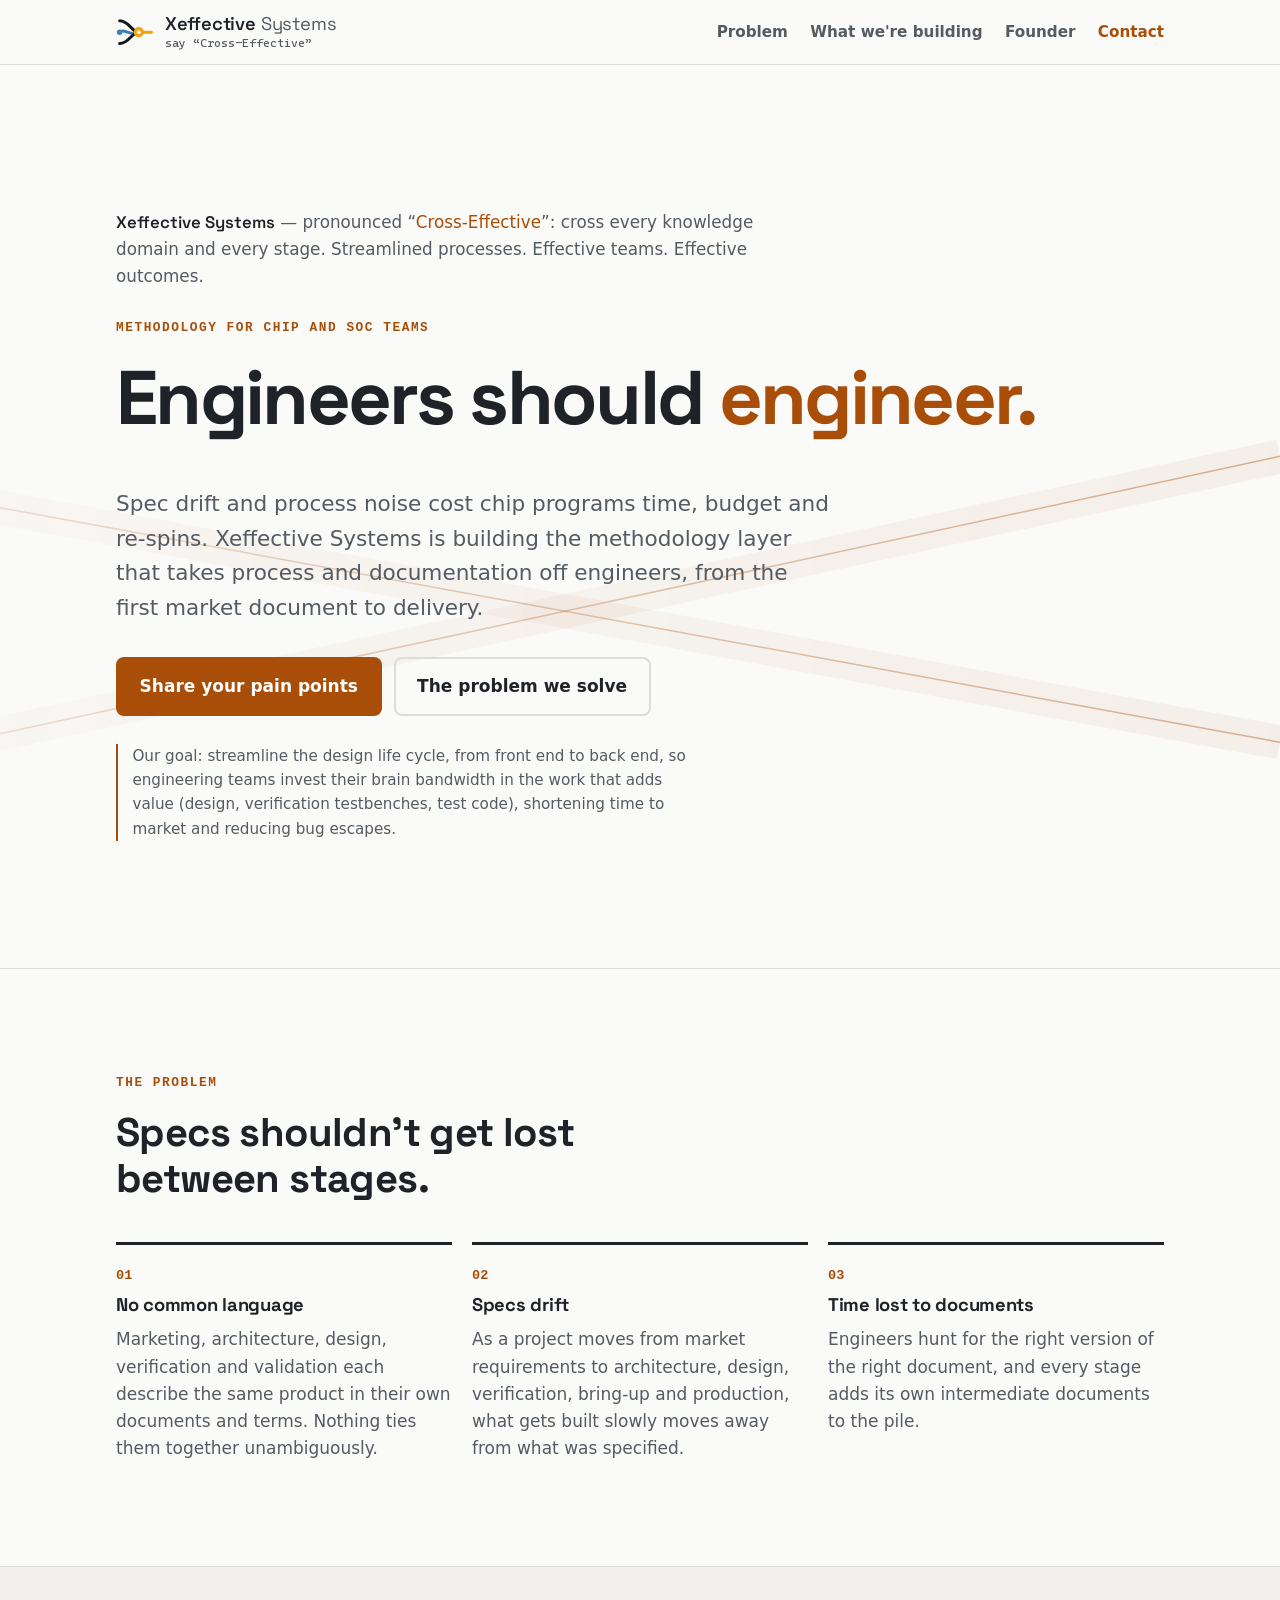
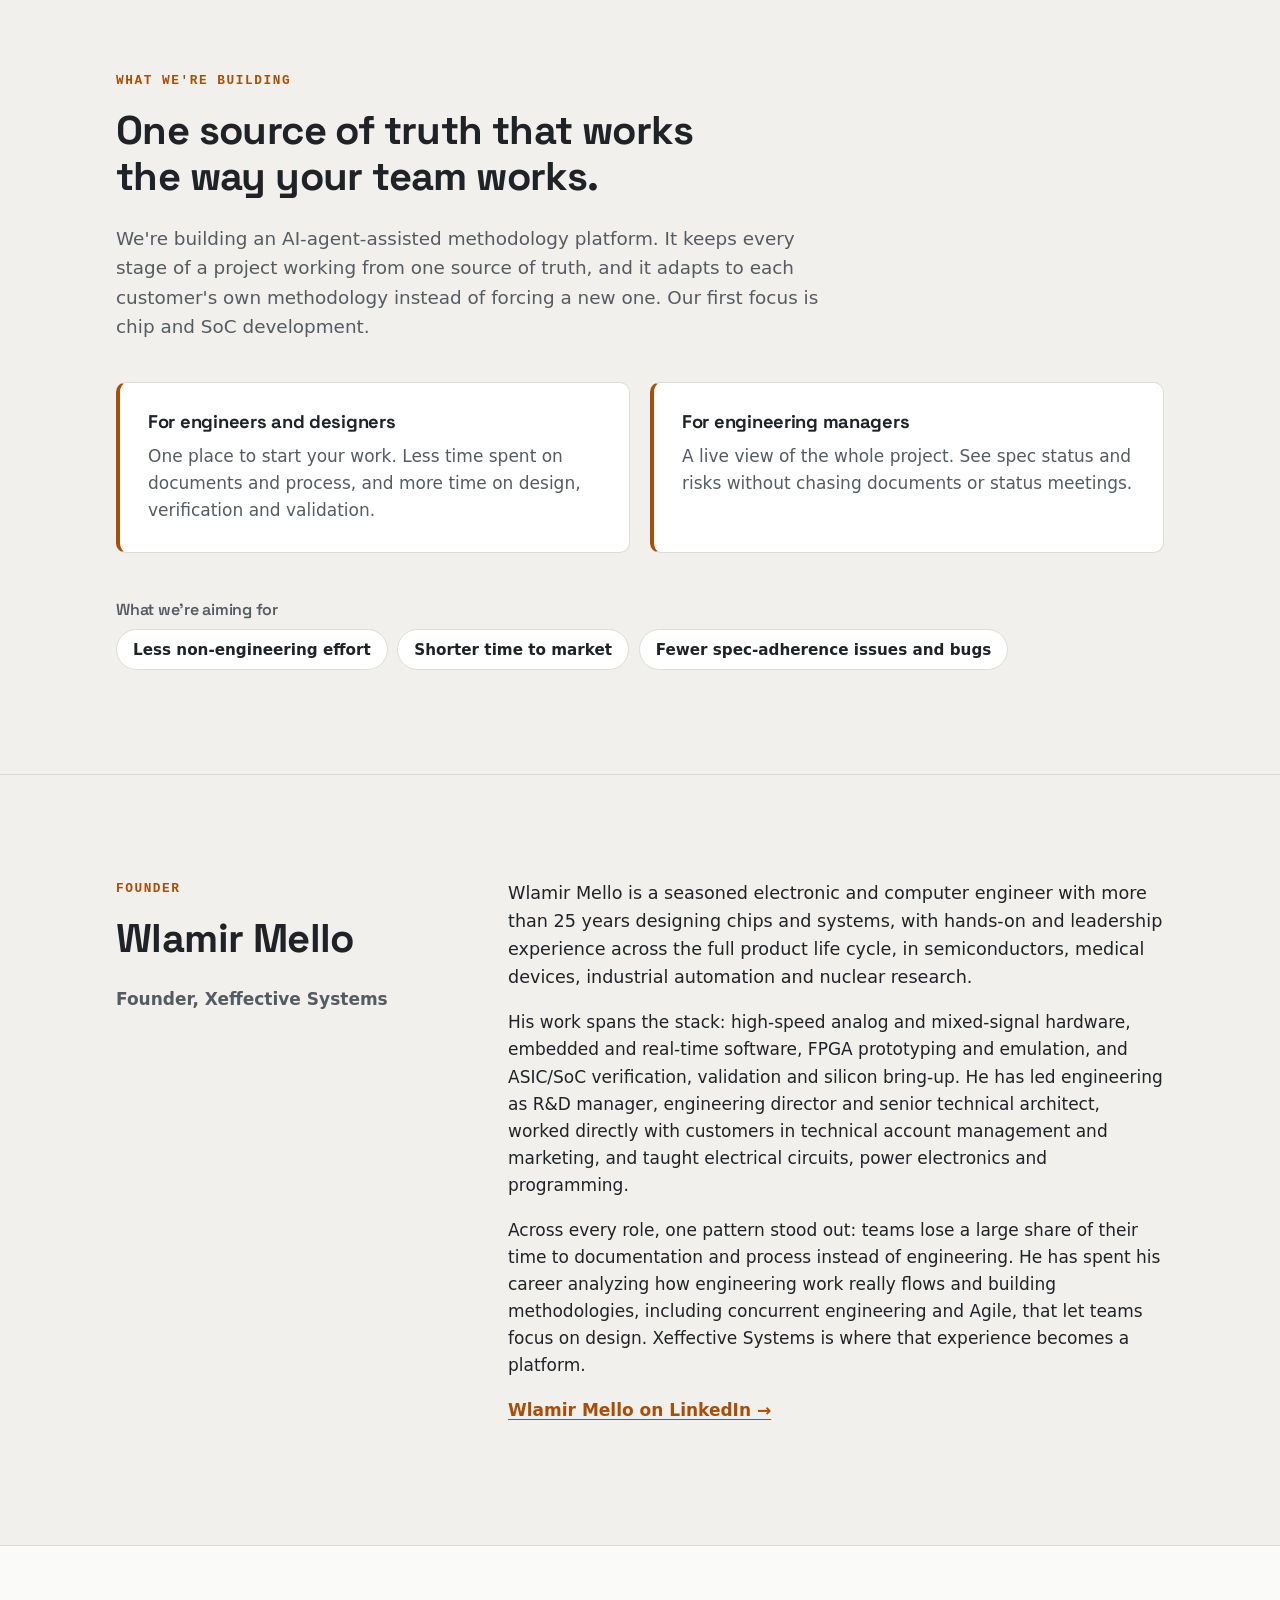
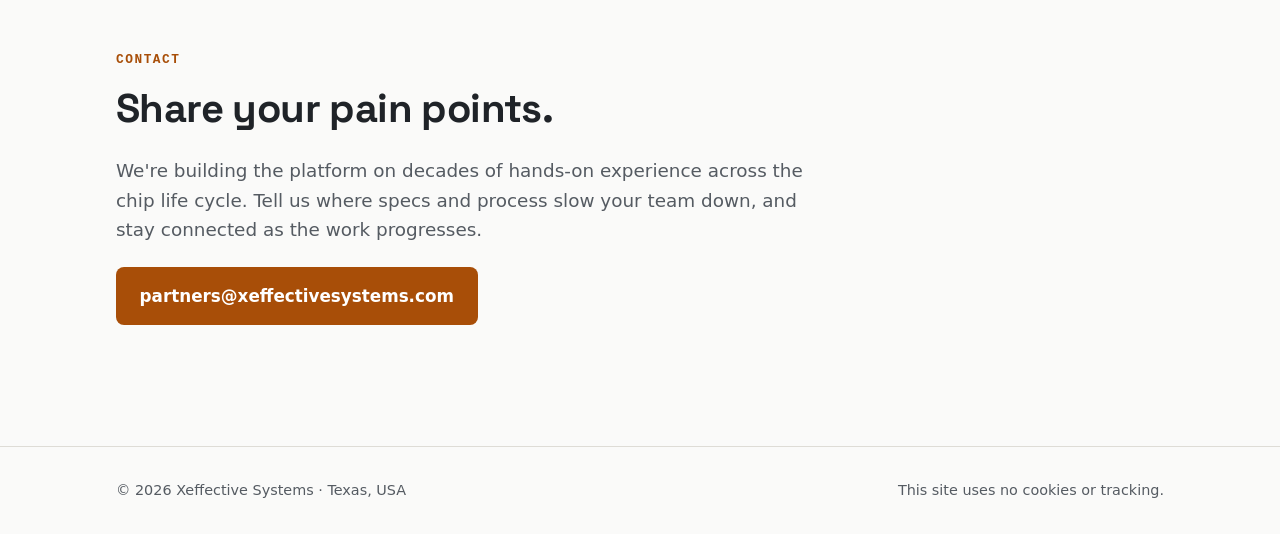
<file: index.html>
<!doctype html>
<html lang="en">
<head>
  <meta charset="utf-8">
  <meta name="viewport" content="width=device-width, initial-scale=1">
  <title>Xeffective Systems | Engineers should engineer</title>
  <meta name="description" content="Xeffective Systems is building an AI-agent-assisted methodology platform that keeps chip and SoC teams working from one source of truth, so engineers can focus on engineering.">
  <link rel="canonical" href="https://xeffectivesystems.com/">
  <meta name="color-scheme" content="light dark">
  <meta name="theme-color" content="#FAFAF9" media="(prefers-color-scheme: light)">
  <meta name="theme-color" content="#14171C" media="(prefers-color-scheme: dark)">

  <meta property="og:type" content="website">
  <meta property="og:site_name" content="Xeffective Systems">
  <meta property="og:title" content="Xeffective Systems | Engineers should engineer">
  <meta property="og:description" content="We're building an AI-agent-assisted methodology platform that takes the process and documentation work off chip and SoC teams.">
  <meta property="og:url" content="https://xeffectivesystems.com/">
  <meta property="og:image" content="https://xeffectivesystems.com/og-image.png">
  <meta property="og:image:width" content="1200">
  <meta property="og:image:height" content="630">
  <meta property="og:image:alt" content="Xeffective Systems, pronounced Cross-Effective: Engineers should engineer.">
  <meta name="twitter:card" content="summary_large_image">

  <link rel="icon" href="/favicon.ico" sizes="32x32">
  <link rel="icon" href="/favicon.svg" type="image/svg+xml">
  <link rel="icon" href="/favicon-32.png" type="image/png" sizes="32x32">
  <link rel="icon" href="/favicon-16.png" type="image/png" sizes="16x16">
  <link rel="apple-touch-icon" href="/apple-touch-icon.png">
  <link rel="preload" href="/fonts/space-grotesk-latin-600.woff2" as="font" type="font/woff2" crossorigin>
  <link rel="stylesheet" href="/styles.css">
</head>
<body id="top">
  <a class="skip" href="#main">Skip to content</a>

  <header class="site-header">
    <div class="wrap header-inner">
      <a class="brand" href="#top" aria-label="Xeffective Systems, home">
        <svg class="logo-symbol" viewBox="0 0 64 64" aria-hidden="true" focusable="false"><path class="ls-main" d="M6 13 C22 13 26 32 38 32"/><path class="ls-blue" d="M5 32 C14 24 24 40 38 32"/><circle class="ls-blue-fill" cx="6" cy="32" r="4.5"/><path class="ls-main" d="M6 51 C22 51 26 32 38 32"/><path class="ls-amber" d="M38 32 H59"/><circle class="ls-amber-fill" cx="38" cy="32" r="8.5"/><circle class="ls-core" cx="38" cy="32" r="3.2"/></svg>
        <span class="wordmark" aria-hidden="true">
          <span class="wm-name"><span class="wm-x">Xeffective</span><span class="wm-sys"> Systems</span></span>
          <span class="wm-say">say &ldquo;Cross-Effective&rdquo;</span>
        </span>
      </a>
      <nav aria-label="Main">
        <ul>
          <li><a href="#problem">Problem</a></li>
          <li><a href="#building">What we're building</a></li>
          <li><a href="#founder">Founder</a></li>
          <li><a href="#contact" class="nav-cta">Contact</a></li>
        </ul>
      </nav>
    </div>
  </header>

  <main id="main">
    <!-- 1. Hero -->
    <section class="hero" aria-labelledby="hero-title">
      <svg class="hero-motif" viewBox="0 0 1200 600" preserveAspectRatio="xMaxYMid slice" aria-hidden="true" focusable="false">
        <defs>
          <linearGradient id="fade" gradientUnits="userSpaceOnUse" x1="0" y1="0" x2="1200" y2="0">
            <stop offset="0" stop-color="currentColor" stop-opacity="0"/>
            <stop offset=".45" stop-color="currentColor" stop-opacity=".55"/>
            <stop offset="1" stop-color="currentColor" stop-opacity=".9"/>
          </linearGradient>
        </defs>
        <path class="band" d="M0 520 1200 260"/>
        <path class="band" d="M0 230 1200 450"/>
        <path class="line" d="M0 520 1200 260"/>
        <path class="line" d="M0 230 1200 450"/>
      </svg>
      <div class="wrap">
        <p class="brand-line"><span class="brand-line-name">Xeffective Systems</span> &mdash; pronounced &ldquo;<span class="accent">Cross-Effective</span>&rdquo;: cross every knowledge domain and every stage. Streamlined processes. Effective teams. Effective outcomes.</p>
        <p class="eyebrow">Methodology for chip and SoC teams</p>
        <h1 id="hero-title">Engineers should <span class="accent">engineer.</span></h1>
        <p class="lede">Spec drift and process noise cost chip programs time, budget and re-spins. Xeffective Systems is building the methodology layer that takes process and documentation off engineers, from the first market document to delivery.</p>
        <p class="hero-actions">
          <a class="btn btn-primary" href="#contact">Share your pain points</a>
          <a class="btn btn-ghost" href="#problem">The problem we solve</a>
        </p>
        <p class="mission">Our goal: streamline the design life cycle, from front end to back end, so engineering teams invest their brain bandwidth in the work that adds value (design, verification testbenches, test code), shortening time to market and reducing bug escapes.</p>
      </div>
    </section>

    <!-- 2. The problem -->
    <section id="problem" class="section" aria-labelledby="problem-title">
      <div class="wrap">
        <p class="eyebrow">The problem</p>
        <h2 id="problem-title">Specs shouldn't get lost between stages.</h2>
        <ol class="points">
          <li>
            <h3>No common language</h3>
            <p>Marketing, architecture, design, verification and validation each describe the same product in their own documents and terms. Nothing ties them together unambiguously.</p>
          </li>
          <li>
            <h3>Specs drift</h3>
            <p>As a project moves from market requirements to architecture, design, verification, bring-up and production, what gets built slowly moves away from what was specified.</p>
          </li>
          <li>
            <h3>Time lost to documents</h3>
            <p>Engineers hunt for the right version of the right document, and every stage adds its own intermediate documents to the pile.</p>
          </li>
        </ol>
      </div>
    </section>

    <!-- 3. What we're building -->
    <section id="building" class="section section-alt" aria-labelledby="building-title">
      <div class="wrap">
        <p class="eyebrow">What we're building</p>
        <h2 id="building-title">One source of truth that works the way your team works.</h2>
        <p class="section-lede">We're building an AI-agent-assisted methodology platform. It keeps every stage of a project working from one source of truth, and it adapts to each customer's own methodology instead of forcing a new one. Our first focus is chip and SoC development.</p>
        <div class="cards">
          <article class="card">
            <h3>For engineers and designers</h3>
            <p>One place to start your work. Less time spent on documents and process, and more time on design, verification and validation.</p>
          </article>
          <article class="card">
            <h3>For engineering managers</h3>
            <p>A live view of the whole project. See spec status and risks without chasing documents or status meetings.</p>
          </article>
        </div>
        <h3 class="outcomes-title">What we're aiming for</h3>
        <ul class="outcomes">
          <li>Less non-engineering effort</li>
          <li>Shorter time to market</li>
          <li>Fewer spec-adherence issues and bugs</li>
        </ul>
      </div>
    </section>

    <!-- 5. Founder -->
    <section id="founder" class="section section-alt" aria-labelledby="founder-title">
      <div class="wrap founder">
        <div>
          <p class="eyebrow">Founder</p>
          <h2 id="founder-title">Wlamir Mello</h2>
          <p class="role">Founder, Xeffective Systems</p>
        </div>
        <div class="bio">
          <p>Wlamir Mello is a seasoned electronic and computer engineer with more than 25 years designing chips and systems, with hands-on and leadership experience across the full product life cycle, in semiconductors, medical devices, industrial automation and nuclear research.</p>
          <p>His work spans the stack: high-speed analog and mixed-signal hardware, embedded and real-time software, FPGA prototyping and emulation, and ASIC/SoC verification, validation and silicon bring-up. He has led engineering as R&amp;D manager, engineering director and senior technical architect, worked directly with customers in technical account management and marketing, and taught electrical circuits, power electronics and programming.</p>
          <p>Across every role, one pattern stood out: teams lose a large share of their time to documentation and process instead of engineering. He has spent his career analyzing how engineering work really flows and building methodologies, including concurrent engineering and Agile, that let teams focus on design. Xeffective Systems is where that experience becomes a platform.</p>
          <p><a class="link-arrow" href="https://www.linkedin.com/in/wlamirmello" rel="noopener">Wlamir Mello on LinkedIn</a></p>
        </div>
      </div>
    </section>

    <!-- 6. Contact -->
    <section id="contact" class="section contact" aria-labelledby="contact-title">
      <div class="wrap">
        <p class="eyebrow">Contact</p>
        <h2 id="contact-title">Share your pain points.</h2>
        <p class="section-lede">We're building the platform on decades of hands-on experience across the chip life cycle. Tell us where specs and process slow your team down, and stay connected as the work progresses.</p>
        <p><a class="btn btn-primary" href="mailto:partners@xeffectivesystems.com">partners@xeffectivesystems.com</a></p>
      </div>
    </section>

  </main>

  <footer class="site-footer">
    <div class="wrap footer-inner">
      <p>&copy; 2026 Xeffective Systems &middot; Texas, USA</p>
      <p>This site uses no cookies or tracking.</p>
    </div>
  </footer>
</body>
</html>
</file>
<file: styles.css>
/* Xeffective Systems — graphite + amber. Colours are tokens; edit here only. */

/* Space Grotesk, self-hosted (SIL OFL 1.1, see /fonts/OFL.txt). Latin subset. */
@font-face { font-family: "Space Grotesk"; font-style: normal; font-weight: 400; font-display: swap; src: url("/fonts/space-grotesk-latin-400.woff2") format("woff2"); }
@font-face { font-family: "Space Grotesk"; font-style: normal; font-weight: 600; font-display: swap; src: url("/fonts/space-grotesk-latin-600.woff2") format("woff2"); }
@font-face { font-family: "Space Grotesk"; font-style: normal; font-weight: 700; font-display: swap; src: url("/fonts/space-grotesk-latin-700.woff2") format("woff2"); }
/* Tag font: Cascadia Mono subset to the characters of say "Cross-Effective" only, renamed per OFL (see /fonts/OFL-CascadiaMono.txt). */
@font-face { font-family: "Xeffective Tag Mono"; font-style: normal; font-weight: 400; font-display: swap; src: url("/fonts/xeffective-tag-mono-400.woff2") format("woff2"); }

:root {
  --bg: #FAFAF9;
  --bg-alt: #F1F0EC;
  --surface: #FFFFFF;
  --text: #1F2328;
  --muted: #555B62;
  --border: #DEDCD6;
  --accent: #A84E08;        /* 5.3:1 on --bg, 4.9:1 on --bg-alt, 5.6:1 white-on (AA) */
  --accent-hover: #92400E;
  --on-accent: #FFFFFF;
  /* Logo symbol, "on light" version */
  --logo-main: #14171C;
  --logo-blue: #3F7FB8;
  --logo-amber: #F2A20C;
  --logo-core: #FFFFFF;
  --focus: #A84E08;

  --brand-font: "Space Grotesk", system-ui, sans-serif;
  --font: system-ui, -apple-system, "Segoe UI", Roboto, "Helvetica Neue", Arial, sans-serif;
  --mono: ui-monospace, "SF Mono", "Cascadia Mono", Consolas, "Liberation Mono", monospace;
  --wrap: 68rem;
  --radius: 10px;
}

@media (prefers-color-scheme: dark) {
  :root {
    --bg: #14171C;            /* brand ink */
    --bg-alt: #1A1E23;
    --surface: #21262C;
    --text: #E8E6E3;
    --muted: #A7ADB4;
    --border: #2D3238;
    --accent: #F59E0B;
    --accent-hover: #FBBF24;
    --on-accent: #14171C;
    /* Logo symbol, "on dark" version */
    --logo-main: #E8EAED;
    --logo-blue: #7FB3E0;
    --logo-core: #14171C;
    --focus: #FBBF24;
  }
}

*, *::before, *::after { box-sizing: border-box; }
html { scroll-behavior: smooth; -webkit-text-size-adjust: 100%; }
@media (prefers-reduced-motion: reduce) { html { scroll-behavior: auto; } }

body {
  margin: 0;
  background: var(--bg);
  color: var(--text);
  font-family: var(--font);
  font-size: 1.0625rem;
  line-height: 1.6;
}

h1, h2, h3 { font-family: var(--brand-font); line-height: 1.15; margin: 0 0 .6em; letter-spacing: -0.015em; }
h1 { font-size: clamp(2.5rem, 7vw, 4.75rem); font-weight: 700; letter-spacing: -0.035em; }
h2 { font-size: clamp(1.75rem, 3.6vw, 2.5rem); font-weight: 700; max-width: 24ch; }
h3 { font-size: 1.15rem; font-weight: 700; }
p { margin: 0 0 1em; }

a { color: var(--accent); text-underline-offset: .18em; }
a:hover { color: var(--accent-hover); }
:focus-visible { outline: 3px solid var(--focus); outline-offset: 3px; border-radius: 4px; }

.wrap { max-width: var(--wrap); margin: 0 auto; padding: 0 1.25rem; }

.skip {
  position: absolute; left: 1rem; top: -4rem; z-index: 10;
  background: var(--text); color: var(--bg); padding: .6rem 1rem; border-radius: 6px;
}
.skip:focus { top: 1rem; }

/* Header */
.site-header {
  position: sticky; top: 0; z-index: 5;
  background: var(--bg);
  background: color-mix(in srgb, var(--bg) 88%, transparent);
  backdrop-filter: saturate(1.4) blur(8px);
  border-bottom: 1px solid var(--border);
}
.header-inner { display: flex; align-items: center; justify-content: space-between; gap: 1rem; min-height: 4rem; }
.brand { display: inline-flex; align-items: center; gap: .65rem; color: var(--text); text-decoration: none; }
.brand:hover { color: var(--text); }

/* Logo symbol (inline SVG; colours switch with the theme) */
.logo-symbol { width: 2.4rem; height: 2.4rem; flex: none; }
.logo-symbol path { fill: none; stroke-width: 5; stroke-linecap: round; }
.logo-symbol .ls-main { stroke: var(--logo-main); }
.logo-symbol .ls-blue { stroke: var(--logo-blue); }
.logo-symbol .ls-blue-fill { fill: var(--logo-blue); }
.logo-symbol .ls-amber { stroke: var(--logo-amber); }
.logo-symbol .ls-amber-fill { fill: var(--logo-amber); }
.logo-symbol .ls-core { fill: var(--logo-core); }

/* Wordmark */
.wordmark { display: flex; flex-direction: column; line-height: 1.1; }
.wm-name { font-family: var(--brand-font); font-size: 1.15rem; letter-spacing: -0.01em; }
.wm-x { font-weight: 600; }
.wm-sys { font-weight: 400; color: var(--muted); }
.wm-say { font-family: "Xeffective Tag Mono", var(--mono); font-size: .72rem; color: var(--muted); margin-top: .15rem; }

nav ul { display: flex; gap: 1.4rem; list-style: none; margin: 0; padding: 0; align-items: center; }
nav a { color: var(--muted); text-decoration: none; font-size: .95rem; font-weight: 550; }
nav a:hover { color: var(--text); }
nav .nav-cta { color: var(--accent); }
/* Phones: brand on the first row, all four links in a compact second row. No JS. */
@media (max-width: 760px) {
  .site-header { position: static; }
  .header-inner { flex-wrap: wrap; row-gap: 0; padding-top: .7rem; padding-bottom: .5rem; min-height: 0; }
  nav { width: 100%; }
  nav ul { flex-wrap: wrap; gap: .25rem 1.1rem; }
  nav a { display: inline-block; font-size: .875rem; padding: .45rem 0; }  /* ~36px tap height */
}

/* Sections */
.section { padding: clamp(4rem, 9vw, 6.5rem) 0; border-top: 1px solid var(--border); }
.section-alt { background: var(--bg-alt); }
.eyebrow {
  font-family: var(--mono); font-size: .8rem; font-weight: 600;
  text-transform: uppercase; letter-spacing: .12em; color: var(--accent);
  margin-bottom: 1rem;
}
.section-lede { font-size: 1.15rem; color: var(--muted); max-width: 62ch; }

/* Hero */
.hero { padding: clamp(4.5rem, 12vw, 9rem) 0 clamp(4rem, 10vw, 7rem); position: relative; overflow: hidden; }
/* Decorative "crossing" motif: two thin lines over two soft bands, crossing at a shallow angle. */
.hero-motif {
  position: absolute; inset: 0; width: 100%; height: 100%;
  color: var(--accent); pointer-events: none;
}
.hero-motif path { fill: none; stroke: url(#fade); vector-effect: non-scaling-stroke; }
.hero-motif .band { stroke-width: 34px; opacity: .07; }
.hero-motif .line { stroke-width: 1.5px; opacity: .45; }
.mission { margin-top: 1.75rem; font-size: .95rem; color: var(--muted); max-width: 60ch; padding-left: .9rem; border-left: 2px solid var(--accent); }
.hero .wrap { position: relative; z-index: 1; }
.brand-line { font-size: 1.05rem; color: var(--muted); max-width: 62ch; margin-bottom: 1.75rem; }
.brand-line-name { font-family: var(--brand-font); font-weight: 600; color: var(--text); }
.brand-line .accent { white-space: nowrap; }
.accent { color: var(--accent); }
.lede { font-size: clamp(1.15rem, 2vw, 1.35rem); color: var(--muted); max-width: 52ch; }
.hero-actions { display: flex; flex-wrap: wrap; gap: .75rem; margin-top: 2rem; }

.btn {
  display: inline-block; padding: .85rem 1.35rem; border-radius: 8px;
  font-weight: 650; text-decoration: none; border: 2px solid transparent;
  overflow-wrap: anywhere;
}
.btn-primary { background: var(--accent); color: var(--on-accent); }
.btn-primary:hover { background: var(--accent-hover); color: var(--on-accent); }
.btn-ghost { border-color: var(--border); color: var(--text); }
.btn-ghost:hover { border-color: var(--text); color: var(--text); }

/* Problem */
.points { list-style: none; margin: 2.5rem 0 0; padding: 0; display: grid; gap: 1.25rem; grid-template-columns: repeat(auto-fit, minmax(16rem, 1fr)); counter-reset: pt; }
.points li { counter-increment: pt; border-top: 3px solid var(--text); padding-top: 1.25rem; }
.points li::before { content: "0" counter(pt); display: block; font-family: var(--mono); font-size: .85rem; color: var(--accent); font-weight: 700; margin-bottom: .5rem; }
.points p { color: var(--muted); margin: 0; }

/* Building */
.cards { display: grid; gap: 1.25rem; grid-template-columns: repeat(auto-fit, minmax(17rem, 1fr)); margin: 2.5rem 0 3rem; }
.card { background: var(--surface); border: 1px solid var(--border); border-radius: var(--radius); padding: 1.75rem; border-left: 4px solid var(--accent); }
.card p { color: var(--muted); margin: 0; }
.outcomes-title { font-size: 1rem; color: var(--muted); font-weight: 600; }
.outcomes { list-style: none; padding: 0; margin: 0; display: flex; flex-wrap: wrap; gap: .6rem; }
.outcomes li { background: var(--surface); border: 1px solid var(--border); border-radius: 999px; padding: .45rem 1rem; font-weight: 600; font-size: .95rem; }

/* Founder */
.founder { display: grid; grid-template-columns: minmax(14rem, 1fr) 2fr; gap: 2rem 4rem; }
.role { color: var(--muted); font-weight: 600; }
.bio p:first-child { font-size: 1.1rem; }
.link-arrow { font-weight: 650; }
.link-arrow::after { content: " \2192"; }
@media (max-width: 760px) { .founder { grid-template-columns: 1fr; } }

/* Contact */
.contact .btn { margin-top: .25rem; font-size: 1.05rem; }


/* Footer */
.site-footer { border-top: 1px solid var(--border); padding: 2rem 0; color: var(--muted); font-size: .9rem; }
.footer-inner { display: flex; flex-wrap: wrap; justify-content: space-between; gap: .5rem 2rem; }
.footer-inner p { margin: 0; }

/* 404 */
.notfound { min-height: 70vh; display: grid; align-content: center; }
@media (max-width: 760px) { .hero-motif .line { opacity: .3; } .hero-motif .band { opacity: .05; } }
</file>
